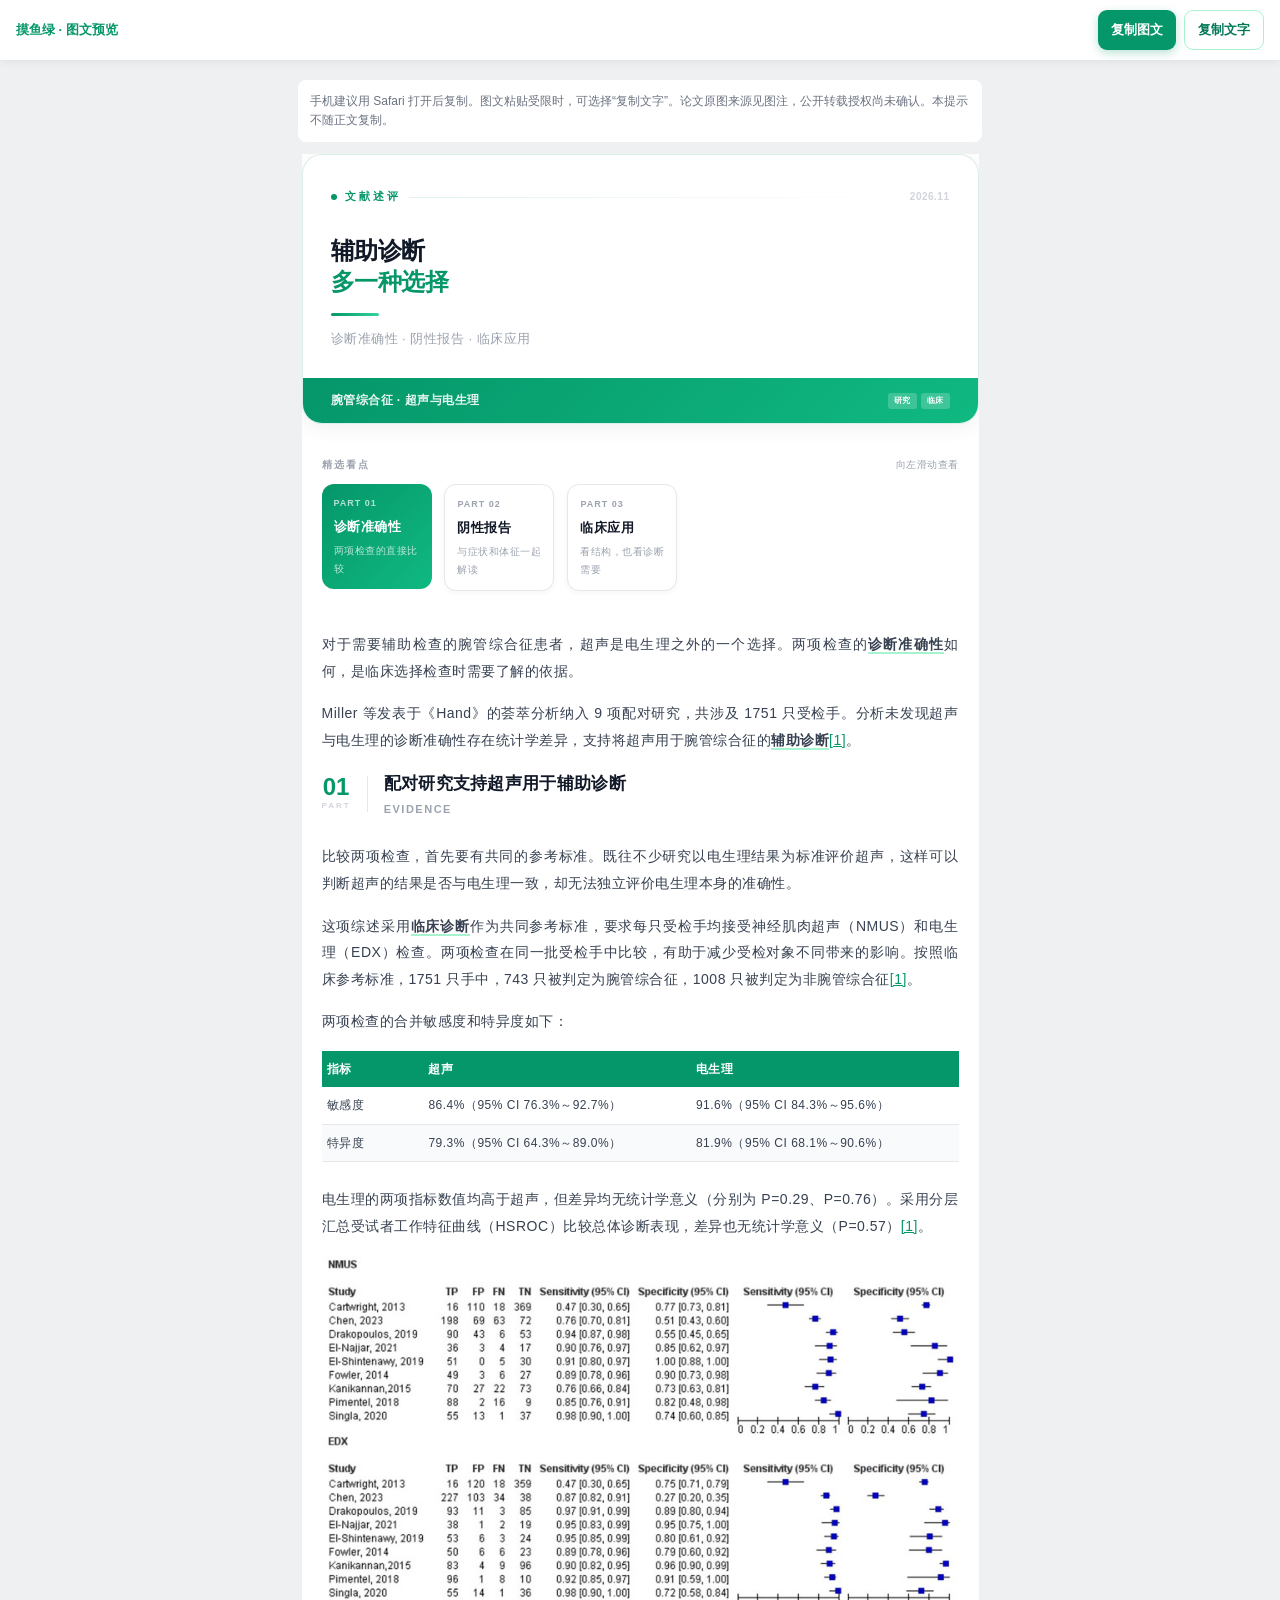
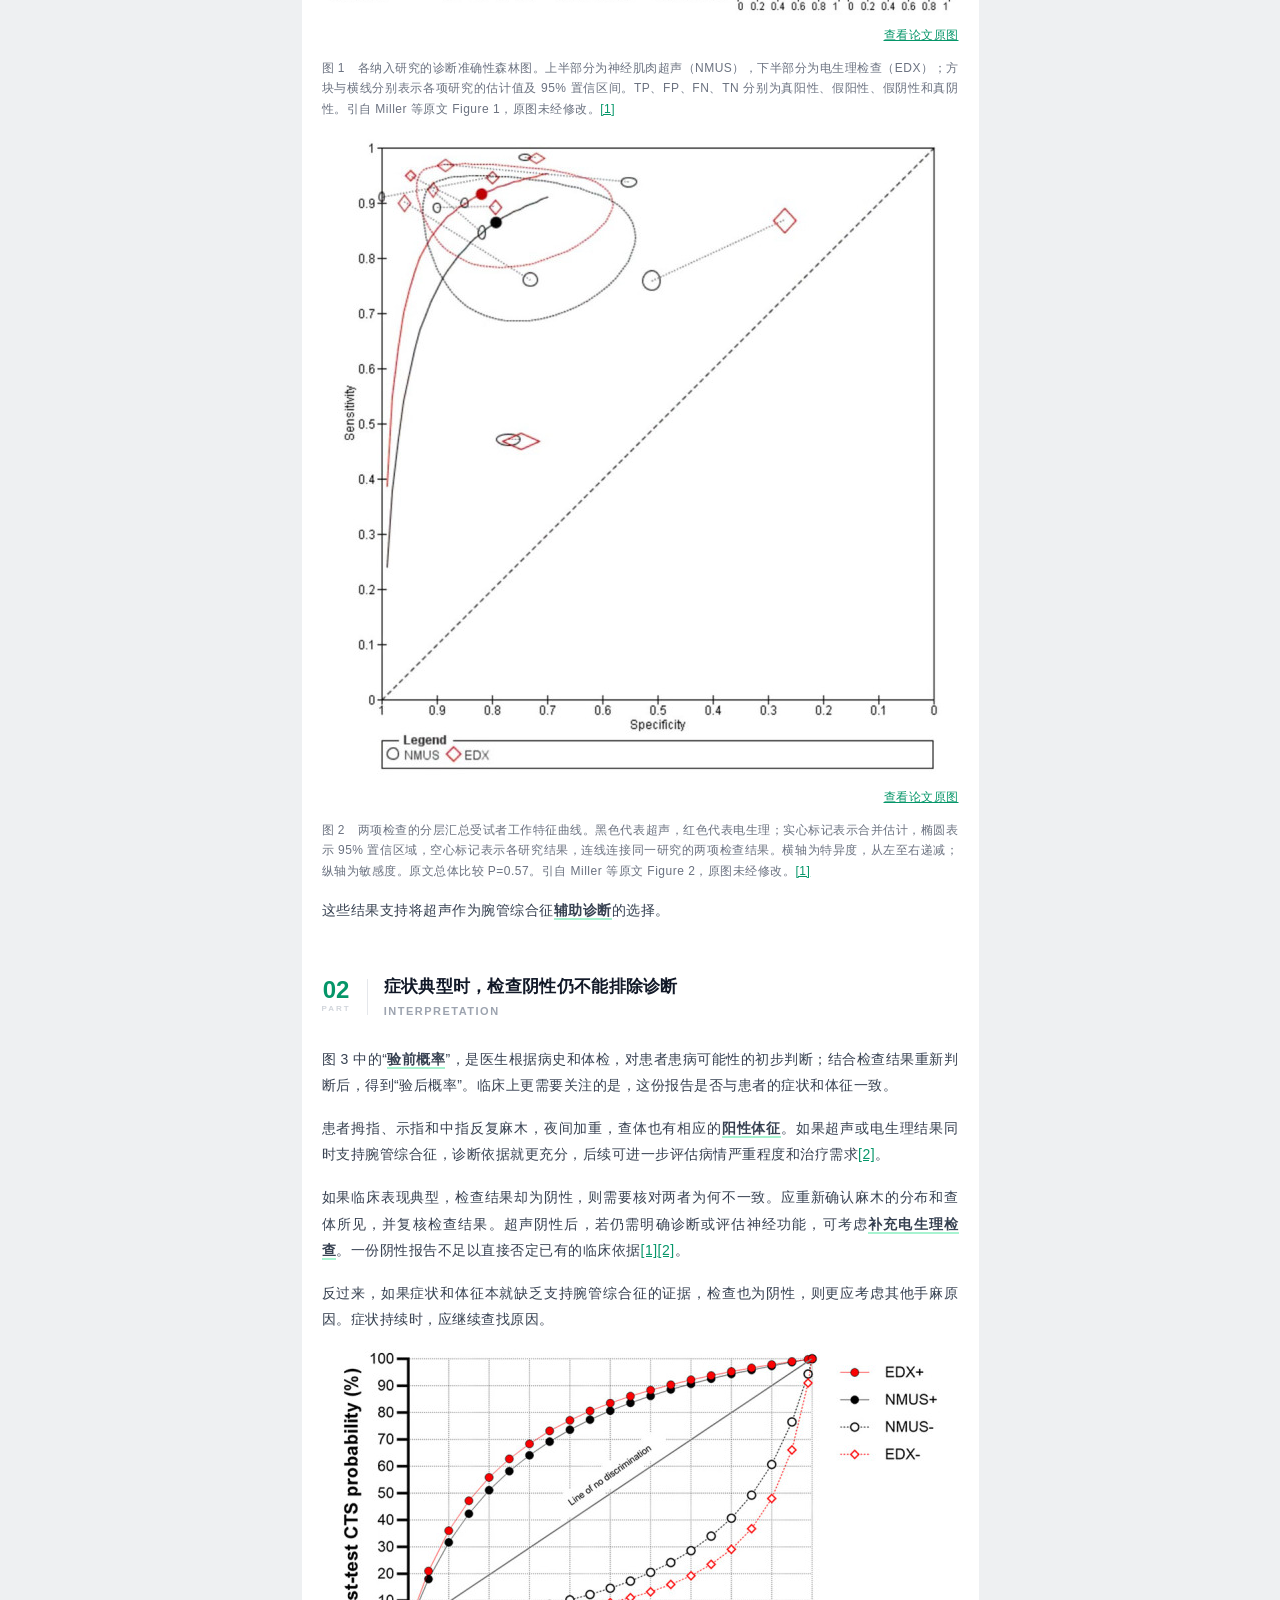
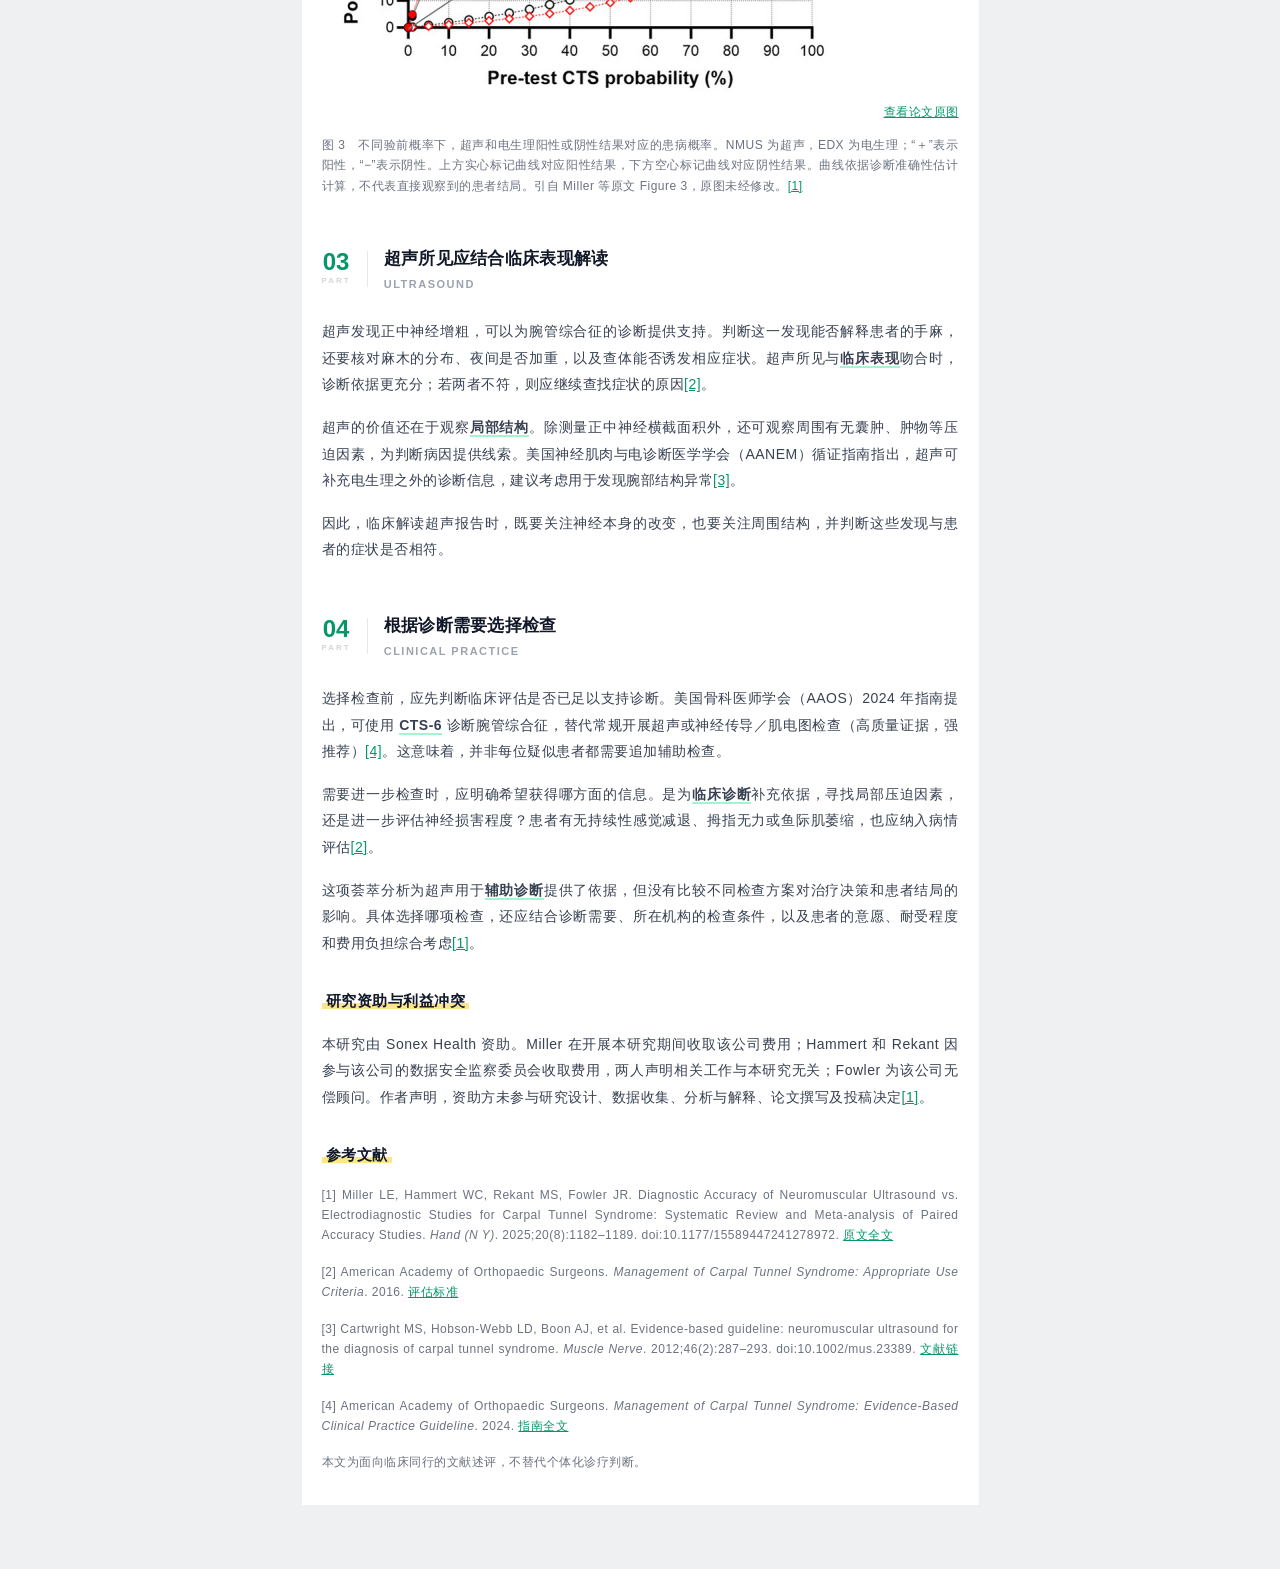
<file: index.html>
<!DOCTYPE html>
<html lang="zh-CN">
<head>
<meta charset="UTF-8">
<meta name="viewport" content="width=device-width, initial-scale=1">
<title>超声诊断腕管综合征，准确性与电生理相当吗？｜摸鱼绿图文版</title>
<style>
  body{margin:0;background:#eef0f2;font-family:-apple-system,BlinkMacSystemFont,'PingFang SC','Hiragino Sans GB','Microsoft YaHei',sans-serif;-webkit-text-size-adjust:100%;}
  .gzh-toolbar{position:fixed;top:0;left:0;right:0;height:54px;background:#ffffff;box-shadow:0 1px 10px rgba(0,0,0,.08);display:flex;align-items:center;justify-content:space-between;padding:0 16px;z-index:99;}
  .gzh-hint{font-size:13px;color:#6b7280;line-height:1.4;}
  .gzh-hint b{color:#111827;}
  .gzh-copy{background:#059669;color:#fff;border:0;border-radius:9px;padding:10px 20px;font-size:14px;font-weight:700;cursor:pointer;box-shadow:0 3px 10px rgba(5,150,105,.28);white-space:nowrap;transition:transform .08s,background .15s;}
  .gzh-copy:hover{background:#047857;}
  .gzh-copy:active{transform:translateY(1px);}
  .gzh-toast{position:fixed;top:66px;left:50%;transform:translateX(-50%);background:#111827;color:#fff;padding:11px 20px;border-radius:10px;font-size:14px;font-weight:600;opacity:0;pointer-events:none;transition:opacity .25s;z-index:100;box-shadow:0 6px 20px rgba(0,0,0,.25);max-width:88vw;text-align:center;}
  .gzh-toast.show{opacity:1;}
  .gzh-stage{max-width:700px;margin:78px auto 64px;padding:0 8px;}
  @media(max-width:520px){.gzh-hint{max-width:150px;}}
</style>
<meta name="robots" content="noindex,nofollow">
<meta name="description" content="腕管综合征文献述评，摸鱼绿图文排版预览，支持手机阅读与复制。">
<style>

*{box-sizing:border-box}
.gzh-toolbar{gap:12px;height:60px;padding:10px 16px}
.gzh-hint{max-width:none;font-size:13px;color:#059669;font-weight:600}
.copy-actions{display:flex;gap:8px;flex-shrink:0}
.gzh-copy,.plain-copy{font:600 13px -apple-system,BlinkMacSystemFont,"PingFang SC",sans-serif;padding:10px 13px;border-radius:9px;white-space:nowrap}
.plain-copy{background:#fff;color:#047857;border:1px solid #A7F3D0;cursor:pointer}
.gzh-stage{margin-top:80px}
.gzh-toast{font-size:13px;line-height:1.6;width:max-content;max-width:88vw;white-space:normal}
dialog{width:min(94vw,640px);border:1px solid #A7F3D0;border-radius:16px;padding:20px;color:#374151;box-shadow:0 12px 60px #11182733}
dialog::backdrop{background:#11182766}
dialog h2{font-size:18px;margin:0 0 10px;color:#047857}
dialog p,dialog a{font-size:13px;line-height:1.7}
dialog a{color:#059669}
dialog textarea{width:100%;height:46vh;font-size:16px;line-height:1.8;padding:12px;border:1px solid #D1D5DB;border-radius:8px;font-family:inherit}
.manual-actions{display:flex;gap:10px;margin:14px 0}
.manual-actions button{border:1px solid #A7F3D0;background:#ECFDF5;color:#047857;border-radius:8px;padding:9px 14px;font-size:14px}
@media(max-width:420px){.gzh-toolbar{padding:8px 10px;gap:6px}.gzh-hint{font-size:11px}.copy-actions{gap:6px}.gzh-copy,.plain-copy{padding:10px;font-size:12px}.gzh-stage{padding:0 5px}}

</style>
</head>
<body>
<div class="gzh-toolbar">
  <span class="gzh-hint">摸鱼绿 · 图文预览</span>
  <div class="copy-actions">
    <button class="gzh-copy" id="gzhCopyBtn" type="button" onclick="copyArticle()">复制图文</button>
    <button class="plain-copy" id="gzhPlainBtn" type="button" onclick="copyPlainText()">复制文字</button>
  </div>
</div>
<div class="gzh-toast" id="gzhToast"></div>
<div class="gzh-stage">
  <p style="font-size:12px;line-height:1.6;color:#6B7280;margin:0 0 12px;padding:12px;background:#fff;border-radius:8px;">手机建议用 Safari 打开后复制。图文粘贴受限时，可选择“复制文字”。论文原图来源见图注，公开转载授权尚未确认。本提示不随正文复制。</p>
<div id="gzh-content">
<section style="max-width:677px;margin:0 auto;background:#ffffff;font-family:-apple-system,BlinkMacSystemFont,'PingFang SC','Hiragino Sans GB','Microsoft YaHei',sans-serif;color:#374151;line-height:1.75;letter-spacing:0.5px;overflow-x:hidden;">

<section style="margin:0 0 32px;background:#fff;border:1.5px solid rgba(5,150,105,0.15);border-radius:20px;overflow:hidden;box-shadow:0 4px 20px rgba(0,0,0,0.06);width:100%;box-sizing:border-box;">
  <section style="padding:32px 28px 28px;">
    <section style="display:flex;align-items:center;gap:8px;margin-bottom:28px;">
      <span style="width:6px;height:6px;background:#059669;border-radius:50%;"><span leaf=""><br></span></span>
      <span style="font-size:11px;font-weight:700;letter-spacing:3px;color:#059669;"><span leaf="">文献述评</span></span>
      <section style="flex:1;height:1px;overflow:hidden;background:linear-gradient(to right,rgba(5,150,105,0.12),transparent);"><span leaf=""><br></span></section>
      <span style="font-size:10px;color:#D1D5DB;font-weight:600;"><span leaf="">2026.11</span></span>
    </section>
    <section>
      <p style="font-size:24px;font-weight:900;color:#111827;margin:0;line-height:1.3;letter-spacing:-0.5px;">
        <span leaf="">辅助诊断</span>
        <span style="color:#059669;"><span leaf=""></span></span>
      </p>
      <p style="font-size:24px;font-weight:900;color:#059669;margin:0 0 16px;line-height:1.3;letter-spacing:-0.5px;">
        <span leaf="">多一种选择</span>
      </p>
      <section style="width:48px;height:3px;background:linear-gradient(to right,#059669,#34D399);border-radius:2px;margin-bottom:12px;">
        <span leaf=""><br></span>
      </section>
      <p style="font-size:13px;color:#9CA3AF;margin:0;line-height:1.7;letter-spacing:0.5px;">
        <span leaf="">诊断准确性 · 阴性报告 · 临床应用</span>
      </p>
    </section>
  </section>
  <section style="background:linear-gradient(135deg,#059669,#10B981);padding:12px 28px;display:flex;align-items:center;justify-content:space-between;">
    <p style="font-size:12px;color:rgba(255,255,255,0.9);margin:0;font-weight:600;letter-spacing:0.5px;">
      <span leaf="">腕管综合征 · 超声与电生理</span>
    </p>
    <section style="display:flex;gap:4px;">
      <span style="background:rgba(255,255,255,0.2);padding:1px 6px;border-radius:3px;font-size:8px;color:#fff;font-weight:600;"><span leaf="">研究</span></span>
      <span style="background:rgba(255,255,255,0.2);padding:1px 6px;border-radius:3px;font-size:8px;color:#fff;font-weight:600;"><span leaf="">临床</span></span>
    </section>
  </section>
</section>
<section style="margin:0 20px 32px;">
  <section style="display:flex;align-items:center;justify-content:space-between;margin-bottom:10px;">
    <p style="font-size:10px;color:#9CA3AF;margin:0;text-transform:uppercase;letter-spacing:2px;font-weight:600;">
      <span leaf="">精选看点</span>
    </p>
    <p style="font-size:10px;color:#9CA3AF;margin:0;">
      <span leaf="">向左滑动查看</span>
    </p>
  </section>
  <section style="overflow-x:scroll;-webkit-overflow-scrolling:touch;white-space:nowrap;padding-bottom:8px;">
    <section style="display:inline-block;white-space:normal;vertical-align:top;width:110px;background:linear-gradient(135deg,#059669,#10B981);border-radius:12px;padding:12px;margin-right:8px;">
      <p style="font-size:9px;font-weight:700;color:rgba(255,255,255,0.7);letter-spacing:1px;margin:0 0 5px;">
        <span leaf="">PART 01</span>
      </p>
      <p style="font-size:13px;font-weight:800;color:#fff;margin:0 0 3px;">
        <span leaf="">诊断准确性</span>
      </p>
      <p style="font-size:10px;color:rgba(255,255,255,0.7);margin:0;">
        <span leaf="">两项检查的直接比较</span>
      </p>
    </section>
<section style="display:inline-block;white-space:normal;vertical-align:top;width:110px;background:#fff;border:1px solid #E5E7EB;border-radius:12px;padding:12px;margin-right:8px;box-shadow:0 2px 6px rgba(0,0,0,0.04);">
      <p style="font-size:9px;font-weight:700;color:#9CA3AF;letter-spacing:1px;margin:0 0 5px;">
        <span leaf="">PART 02</span>
      </p>
      <p style="font-size:13px;font-weight:800;color:#111827;margin:0 0 3px;">
        <span leaf="">阴性报告</span>
      </p>
      <p style="font-size:10px;color:#9CA3AF;margin:0;">
        <span leaf="">与症状和体征一起解读</span>
      </p>
    </section>
<section style="display:inline-block;white-space:normal;vertical-align:top;width:110px;background:#fff;border:1px solid #E5E7EB;border-radius:12px;padding:12px;margin-right:8px;box-shadow:0 2px 6px rgba(0,0,0,0.04);">
      <p style="font-size:9px;font-weight:700;color:#9CA3AF;letter-spacing:1px;margin:0 0 5px;">
        <span leaf="">PART 03</span>
      </p>
      <p style="font-size:13px;font-weight:800;color:#111827;margin:0 0 3px;">
        <span leaf="">临床应用</span>
      </p>
      <p style="font-size:10px;color:#9CA3AF;margin:0;">
        <span leaf="">看结构，也看诊断需要</span>
      </p>
    </section>
</section>
</section>
<section style="padding:0 20px;">
<p style="margin-bottom:16px;font-size:14px;line-height:1.9;text-align:justify;">
  <span leaf=""><span leaf="">对于需要辅助检查的腕管综合征患者，超声是电生理之外的一个选择。两项检查的</span><span style="border-bottom:2px solid #A7F3D0;font-weight:600;"><span leaf="">诊断准确性</span></span><span leaf="">如何，是临床选择检查时需要了解的依据。</span></span>
</p>
<p style="margin-bottom:16px;font-size:14px;line-height:1.9;text-align:justify;">
  <span leaf=""><span leaf="">Miller 等发表于《Hand》的荟萃分析纳入 9 项配对研究，共涉及 1751 只受检手。分析未发现超声与电生理的诊断准确性存在统计学差异，支持将超声用于腕管综合征的</span><span style="border-bottom:2px solid #A7F3D0;font-weight:600;"><span leaf="">辅助诊断</span></span><a href="https://pmc.ncbi.nlm.nih.gov/articles/PMC11559833/" style="color:#059669;text-decoration:underline;overflow-wrap:anywhere;"><span leaf="">[1]</span></a><span leaf="">。</span></span>
</p>
</section>
<section style="margin-top:16px;margin-bottom:32px;padding:0 20px;">
  <section style="display:flex;align-items:center;gap:16px;margin-bottom:24px;">
    <section style="text-align:center;flex-shrink:0;">
      <p style="margin:0;font-size:24px;font-weight:900;color:#059669;line-height:1;letter-spacing:0px;">
        <span leaf="">01</span>
      </p>
      <p style="margin:0;font-size:8px;font-weight:700;color:#D1D5DB;letter-spacing:2px;">
        <span leaf="">PART</span>
      </p>
    </section>
    <span style="width:1px;height:36px;background:#E5E7EB;flex-shrink:0;"><span leaf=""><br></span></span>
    <section>
      <p style="margin:0 0 1px;font-size:17px;font-weight:900;color:#111827;letter-spacing:0.3px;">
        <span leaf="">配对研究支持超声用于辅助诊断</span>
      </p>
      <p style="margin:0;font-size:11px;font-weight:600;color:#9CA3AF;letter-spacing:1.5px;">
        <span leaf="">EVIDENCE</span>
      </p>
    </section>
  </section>


<p style="margin-bottom:16px;font-size:14px;line-height:1.9;text-align:justify;">
  <span leaf=""><span leaf="">比较两项检查，首先要有共同的参考标准。既往不少研究以电生理结果为标准评价超声，这样可以判断超声的结果是否与电生理一致，却无法独立评价电生理本身的准确性。</span></span>
</p>
<p style="margin-bottom:16px;font-size:14px;line-height:1.9;text-align:justify;">
  <span leaf=""><span leaf="">这项综述采用</span><span style="border-bottom:2px solid #A7F3D0;font-weight:600;"><span leaf="">临床诊断</span></span><span leaf="">作为共同参考标准，要求每只受检手均接受神经肌肉超声（NMUS）和电生理（EDX）检查。两项检查在同一批受检手中比较，有助于减少受检对象不同带来的影响。按照临床参考标准，1751 只手中，743 只被判定为腕管综合征，1008 只被判定为非腕管综合征</span><a href="https://pmc.ncbi.nlm.nih.gov/articles/PMC11559833/" style="color:#059669;text-decoration:underline;overflow-wrap:anywhere;"><span leaf="">[1]</span></a><span leaf="">。</span></span>
</p>
<p style="margin-bottom:16px;font-size:14px;line-height:1.9;text-align:justify;">
  <span leaf=""><span leaf="">两项检查的合并敏感度和特异度如下：</span></span>
</p>
<section style="margin-bottom:24px;overflow-x:auto;">
  <table style="width:100%;border-collapse:collapse;font-size:12px;table-layout:fixed;line-height:1.7;">
    <thead>
      <tr>
        <th style="width:16%;background:#059669;color:#fff;font-weight:700;padding:8px 5px;overflow-wrap:anywhere;vertical-align:top;text-align:left;"><span leaf="">指标</span></th>
        <th style="width:42%;background:#059669;color:#fff;font-weight:700;padding:8px 5px;overflow-wrap:anywhere;vertical-align:top;text-align:left;"><span leaf="">超声</span></th>
        <th style="width:42%;background:#059669;color:#fff;font-weight:700;padding:8px 5px;overflow-wrap:anywhere;vertical-align:top;text-align:left;"><span leaf="">电生理</span></th>
      </tr>
    </thead>
    <tbody>
      <tr>
        <td style="padding:8px 5px;overflow-wrap:anywhere;vertical-align:top;border-bottom:1px solid #E5E7EB;color:#374151;"><span leaf="">敏感度</span></td>
        <td style="padding:8px 5px;overflow-wrap:anywhere;vertical-align:top;border-bottom:1px solid #E5E7EB;color:#374151;"><span leaf="">86.4%（95% CI 76.3%～92.7%）</span></td>
        <td style="padding:8px 5px;overflow-wrap:anywhere;vertical-align:top;border-bottom:1px solid #E5E7EB;color:#374151;"><span leaf="">91.6%（95% CI 84.3%～95.6%）</span></td>
      </tr>
      <tr>
        <td style="padding:8px 5px;overflow-wrap:anywhere;vertical-align:top;border-bottom:1px solid #E5E7EB;color:#374151;background:#F9FAFB;"><span leaf="">特异度</span></td>
        <td style="padding:8px 5px;overflow-wrap:anywhere;vertical-align:top;border-bottom:1px solid #E5E7EB;color:#374151;background:#F9FAFB;"><span leaf="">79.3%（95% CI 64.3%～89.0%）</span></td>
        <td style="padding:8px 5px;overflow-wrap:anywhere;vertical-align:top;border-bottom:1px solid #E5E7EB;color:#374151;background:#F9FAFB;"><span leaf="">81.9%（95% CI 68.1%～90.6%）</span></td>
      </tr>
    </tbody>
  </table>
</section>
<p style="margin-bottom:16px;font-size:14px;line-height:1.9;text-align:justify;">
  <span leaf=""><span leaf="">电生理的两项指标数值均高于超声，但差异均无统计学意义（分别为 P=0.29、P=0.76）。采用分层汇总受试者工作特征曲线（HSROC）比较总体诊断表现，差异也无统计学意义（P=0.57）</span><a href="https://pmc.ncbi.nlm.nih.gov/articles/PMC11559833/" style="color:#059669;text-decoration:underline;overflow-wrap:anywhere;"><span leaf="">[1]</span></a><span leaf="">。</span></span>
</p>
<section style="text-align:center;margin-bottom:10px;border-radius:12px;overflow:hidden;">
<span leaf=""><img alt="图1 超声与电生理诊断腕管综合征的森林图" src="[data-uri]" data-copy-src="https://cdn.ncbi.nlm.nih.gov/pmc/blobs/77ab/12575963/1fa85306c4c4/10.1177_15589447241278972-fig1.jpg" style="max-width:100%;height:auto;display:block;margin:0 auto;"></span>
</section>
<p style="font-size:12px;color:#6B7280;text-align:right;margin:0 0 10px;"><a href="https://cdn.ncbi.nlm.nih.gov/pmc/blobs/77ab/12575963/1fa85306c4c4/10.1177_15589447241278972-fig1.jpg" style="color:#059669;text-decoration:underline;"><span leaf="">查看论文原图</span></a></p>
<p style="margin-bottom:16px;font-size:12px;line-height:1.7;text-align:justify;color:#6B7280;overflow-wrap:anywhere;">
  <span leaf=""><span leaf="">图 1　各纳入研究的诊断准确性森林图。上半部分为神经肌肉超声（NMUS），下半部分为电生理检查（EDX）；方块与横线分别表示各项研究的估计值及 95% 置信区间。TP、FP、FN、TN 分别为真阳性、假阳性、假阴性和真阴性。引自 Miller 等原文 Figure 1，原图未经修改。</span><a href="https://pmc.ncbi.nlm.nih.gov/articles/PMC11559833/" style="color:#059669;text-decoration:underline;overflow-wrap:anywhere;"><span leaf="">[1]</span></a></span>
</p>
<section style="text-align:center;margin-bottom:10px;border-radius:12px;overflow:hidden;">
<span leaf=""><img alt="图2 超声与电生理的HSROC曲线" src="[data-uri]" data-copy-src="https://cdn.ncbi.nlm.nih.gov/pmc/blobs/77ab/12575963/00665bd6bb5f/10.1177_15589447241278972-fig2.jpg" style="max-width:100%;height:auto;display:block;margin:0 auto;"></span>
</section>
<p style="font-size:12px;color:#6B7280;text-align:right;margin:0 0 10px;"><a href="https://cdn.ncbi.nlm.nih.gov/pmc/blobs/77ab/12575963/00665bd6bb5f/10.1177_15589447241278972-fig2.jpg" style="color:#059669;text-decoration:underline;"><span leaf="">查看论文原图</span></a></p>
<p style="margin-bottom:16px;font-size:12px;line-height:1.7;text-align:justify;color:#6B7280;overflow-wrap:anywhere;">
  <span leaf=""><span leaf="">图 2　两项检查的分层汇总受试者工作特征曲线。黑色代表超声，红色代表电生理；实心标记表示合并估计，椭圆表示 95% 置信区域，空心标记表示各研究结果，连线连接同一研究的两项检查结果。横轴为特异度，从左至右递减；纵轴为敏感度。原文总体比较 P=0.57。引自 Miller 等原文 Figure 2，原图未经修改。</span><a href="https://pmc.ncbi.nlm.nih.gov/articles/PMC11559833/" style="color:#059669;text-decoration:underline;overflow-wrap:anywhere;"><span leaf="">[1]</span></a></span>
</p>
<p style="margin-bottom:16px;font-size:14px;line-height:1.9;text-align:justify;">
  <span leaf=""><span leaf="">这些结果支持将超声作为腕管综合征</span><span style="border-bottom:2px solid #A7F3D0;font-weight:600;"><span leaf="">辅助诊断</span></span><span leaf="">的选择。</span></span>
</p>
</section>
<section style="margin-top:48px;margin-bottom:32px;padding:0 20px;">
  <section style="display:flex;align-items:center;gap:16px;margin-bottom:24px;">
    <section style="text-align:center;flex-shrink:0;">
      <p style="margin:0;font-size:24px;font-weight:900;color:#059669;line-height:1;letter-spacing:0px;">
        <span leaf="">02</span>
      </p>
      <p style="margin:0;font-size:8px;font-weight:700;color:#D1D5DB;letter-spacing:2px;">
        <span leaf="">PART</span>
      </p>
    </section>
    <span style="width:1px;height:36px;background:#E5E7EB;flex-shrink:0;"><span leaf=""><br></span></span>
    <section>
      <p style="margin:0 0 1px;font-size:17px;font-weight:900;color:#111827;letter-spacing:0.3px;">
        <span leaf="">症状典型时，检查阴性仍不能排除诊断</span>
      </p>
      <p style="margin:0;font-size:11px;font-weight:600;color:#9CA3AF;letter-spacing:1.5px;">
        <span leaf="">INTERPRETATION</span>
      </p>
    </section>
  </section>


<p style="margin-bottom:16px;font-size:14px;line-height:1.9;text-align:justify;">
  <span leaf=""><span leaf="">图 3 中的“</span><span style="border-bottom:2px solid #A7F3D0;font-weight:600;"><span leaf="">验前概率</span></span><span leaf="">”，是医生根据病史和体检，对患者患病可能性的初步判断；结合检查结果重新判断后，得到“验后概率”。临床上更需要关注的是，这份报告是否与患者的症状和体征一致。</span></span>
</p>
<p style="margin-bottom:16px;font-size:14px;line-height:1.9;text-align:justify;">
  <span leaf=""><span leaf="">患者拇指、示指和中指反复麻木，夜间加重，查体也有相应的</span><span style="border-bottom:2px solid #A7F3D0;font-weight:600;"><span leaf="">阳性体征</span></span><span leaf="">。如果超声或电生理结果同时支持腕管综合征，诊断依据就更充分，后续可进一步评估病情严重程度和治疗需求</span><a href="https://www.aaos.org/ctsauc" style="color:#059669;text-decoration:underline;overflow-wrap:anywhere;"><span leaf="">[2]</span></a><span leaf="">。</span></span>
</p>
<p style="margin-bottom:16px;font-size:14px;line-height:1.9;text-align:justify;">
  <span leaf=""><span leaf="">如果临床表现典型，检查结果却为阴性，则需要核对两者为何不一致。应重新确认麻木的分布和查体所见，并复核检查结果。超声阴性后，若仍需明确诊断或评估神经功能，可考虑</span><span style="border-bottom:2px solid #A7F3D0;font-weight:600;"><span leaf="">补充电生理检查</span></span><span leaf="">。一份阴性报告不足以直接否定已有的临床依据</span><a href="https://pmc.ncbi.nlm.nih.gov/articles/PMC11559833/" style="color:#059669;text-decoration:underline;overflow-wrap:anywhere;"><span leaf="">[1]</span></a><a href="https://www.aaos.org/ctsauc" style="color:#059669;text-decoration:underline;overflow-wrap:anywhere;"><span leaf="">[2]</span></a><span leaf="">。</span></span>
</p>
<p style="margin-bottom:16px;font-size:14px;line-height:1.9;text-align:justify;">
  <span leaf=""><span leaf="">反过来，如果症状和体征本就缺乏支持腕管综合征的证据，检查也为阴性，则更应考虑其他手麻原因。症状持续时，应继续查找原因。</span></span>
</p>
<section style="text-align:center;margin-bottom:10px;border-radius:12px;overflow:hidden;">
<span leaf=""><img alt="图3 不同验前概率下的验后概率" src="[data-uri]" data-copy-src="https://cdn.ncbi.nlm.nih.gov/pmc/blobs/77ab/12575963/cd5685bee46d/10.1177_15589447241278972-fig3.jpg" style="max-width:100%;height:auto;display:block;margin:0 auto;"></span>
</section>
<p style="font-size:12px;color:#6B7280;text-align:right;margin:0 0 10px;"><a href="https://cdn.ncbi.nlm.nih.gov/pmc/blobs/77ab/12575963/cd5685bee46d/10.1177_15589447241278972-fig3.jpg" style="color:#059669;text-decoration:underline;"><span leaf="">查看论文原图</span></a></p>
<p style="margin-bottom:16px;font-size:12px;line-height:1.7;text-align:justify;color:#6B7280;overflow-wrap:anywhere;">
  <span leaf=""><span leaf="">图 3　不同验前概率下，超声和电生理阳性或阴性结果对应的患病概率。NMUS 为超声，EDX 为电生理；“＋”表示阳性，“−”表示阴性。上方实心标记曲线对应阳性结果，下方空心标记曲线对应阴性结果。曲线依据诊断准确性估计计算，不代表直接观察到的患者结局。引自 Miller 等原文 Figure 3，原图未经修改。</span><a href="https://pmc.ncbi.nlm.nih.gov/articles/PMC11559833/" style="color:#059669;text-decoration:underline;overflow-wrap:anywhere;"><span leaf="">[1]</span></a></span>
</p>
</section>
<section style="margin-top:48px;margin-bottom:32px;padding:0 20px;">
  <section style="display:flex;align-items:center;gap:16px;margin-bottom:24px;">
    <section style="text-align:center;flex-shrink:0;">
      <p style="margin:0;font-size:24px;font-weight:900;color:#059669;line-height:1;letter-spacing:0px;">
        <span leaf="">03</span>
      </p>
      <p style="margin:0;font-size:8px;font-weight:700;color:#D1D5DB;letter-spacing:2px;">
        <span leaf="">PART</span>
      </p>
    </section>
    <span style="width:1px;height:36px;background:#E5E7EB;flex-shrink:0;"><span leaf=""><br></span></span>
    <section>
      <p style="margin:0 0 1px;font-size:17px;font-weight:900;color:#111827;letter-spacing:0.3px;">
        <span leaf="">超声所见应结合临床表现解读</span>
      </p>
      <p style="margin:0;font-size:11px;font-weight:600;color:#9CA3AF;letter-spacing:1.5px;">
        <span leaf="">ULTRASOUND</span>
      </p>
    </section>
  </section>


<p style="margin-bottom:16px;font-size:14px;line-height:1.9;text-align:justify;">
  <span leaf=""><span leaf="">超声发现正中神经增粗，可以为腕管综合征的诊断提供支持。判断这一发现能否解释患者的手麻，还要核对麻木的分布、夜间是否加重，以及查体能否诱发相应症状。超声所见与</span><span style="border-bottom:2px solid #A7F3D0;font-weight:600;"><span leaf="">临床表现</span></span><span leaf="">吻合时，诊断依据更充分；若两者不符，则应继续查找症状的原因</span><a href="https://www.aaos.org/ctsauc" style="color:#059669;text-decoration:underline;overflow-wrap:anywhere;"><span leaf="">[2]</span></a><span leaf="">。</span></span>
</p>
<p style="margin-bottom:16px;font-size:14px;line-height:1.9;text-align:justify;">
  <span leaf=""><span leaf="">超声的价值还在于观察</span><span style="border-bottom:2px solid #A7F3D0;font-weight:600;"><span leaf="">局部结构</span></span><span leaf="">。除测量正中神经横截面积外，还可观察周围有无囊肿、肿物等压迫因素，为判断病因提供线索。美国神经肌肉与电诊断医学学会（AANEM）循证指南指出，超声可补充电生理之外的诊断信息，建议考虑用于发现腕部结构异常</span><a href="https://doi.org/10.1002/mus.23389" style="color:#059669;text-decoration:underline;overflow-wrap:anywhere;"><span leaf="">[3]</span></a><span leaf="">。</span></span>
</p>
<p style="margin-bottom:16px;font-size:14px;line-height:1.9;text-align:justify;">
  <span leaf=""><span leaf="">因此，临床解读超声报告时，既要关注神经本身的改变，也要关注周围结构，并判断这些发现与患者的症状是否相符。</span></span>
</p>
</section>
<section style="margin-top:48px;margin-bottom:32px;padding:0 20px;">
  <section style="display:flex;align-items:center;gap:16px;margin-bottom:24px;">
    <section style="text-align:center;flex-shrink:0;">
      <p style="margin:0;font-size:24px;font-weight:900;color:#059669;line-height:1;letter-spacing:0px;">
        <span leaf="">04</span>
      </p>
      <p style="margin:0;font-size:8px;font-weight:700;color:#D1D5DB;letter-spacing:2px;">
        <span leaf="">PART</span>
      </p>
    </section>
    <span style="width:1px;height:36px;background:#E5E7EB;flex-shrink:0;"><span leaf=""><br></span></span>
    <section>
      <p style="margin:0 0 1px;font-size:17px;font-weight:900;color:#111827;letter-spacing:0.3px;">
        <span leaf="">根据诊断需要选择检查</span>
      </p>
      <p style="margin:0;font-size:11px;font-weight:600;color:#9CA3AF;letter-spacing:1.5px;">
        <span leaf="">CLINICAL PRACTICE</span>
      </p>
    </section>
  </section>


<p style="margin-bottom:16px;font-size:14px;line-height:1.9;text-align:justify;">
  <span leaf=""><span leaf="">选择检查前，应先判断临床评估是否已足以支持诊断。美国骨科医师学会（AAOS）2024 年指南提出，可使用 </span><span style="border-bottom:2px solid #A7F3D0;font-weight:600;"><span leaf="">CTS-6</span></span><span leaf=""> 诊断腕管综合征，替代常规开展超声或神经传导／肌电图检查（高质量证据，强推荐）</span><a href="https://www.aaos.org/globalassets/quality-and-practice-resources/carpal-tunnel/carpal-tunnel-2024/cts-cpg.pdf" style="color:#059669;text-decoration:underline;overflow-wrap:anywhere;"><span leaf="">[4]</span></a><span leaf="">。这意味着，并非每位疑似患者都需要追加辅助检查。</span></span>
</p>
<p style="margin-bottom:16px;font-size:14px;line-height:1.9;text-align:justify;">
  <span leaf=""><span leaf="">需要进一步检查时，应明确希望获得哪方面的信息。是为</span><span style="border-bottom:2px solid #A7F3D0;font-weight:600;"><span leaf="">临床诊断</span></span><span leaf="">补充依据，寻找局部压迫因素，还是进一步评估神经损害程度？患者有无持续性感觉减退、拇指无力或鱼际肌萎缩，也应纳入病情评估</span><a href="https://www.aaos.org/ctsauc" style="color:#059669;text-decoration:underline;overflow-wrap:anywhere;"><span leaf="">[2]</span></a><span leaf="">。</span></span>
</p>
<p style="margin-bottom:16px;font-size:14px;line-height:1.9;text-align:justify;">
  <span leaf=""><span leaf="">这项荟萃分析为超声用于</span><span style="border-bottom:2px solid #A7F3D0;font-weight:600;"><span leaf="">辅助诊断</span></span><span leaf="">提供了依据，但没有比较不同检查方案对治疗决策和患者结局的影响。具体选择哪项检查，还应结合诊断需要、所在机构的检查条件，以及患者的意愿、耐受程度和费用负担综合考虑</span><a href="https://pmc.ncbi.nlm.nih.gov/articles/PMC11559833/" style="color:#059669;text-decoration:underline;overflow-wrap:anywhere;"><span leaf="">[1]</span></a><span leaf="">。</span></span>
</p>
<p style="font-size:15px;font-weight:900;color:#111827;margin-top:32px;margin-bottom:16px;">
  <span style="background:linear-gradient(180deg,transparent 65%,#FDE68A 65%);padding:0 4px;"><span leaf="">研究资助与利益冲突</span></span>
</p>
<p style="margin-bottom:16px;font-size:14px;line-height:1.9;text-align:justify;">
  <span leaf=""><span leaf="">本研究由 Sonex Health 资助。Miller 在开展本研究期间收取该公司费用；Hammert 和 Rekant 因参与该公司的数据安全监察委员会收取费用，两人声明相关工作与本研究无关；Fowler 为该公司无偿顾问。作者声明，资助方未参与研究设计、数据收集、分析与解释、论文撰写及投稿决定</span><a href="https://pmc.ncbi.nlm.nih.gov/articles/PMC11559833/" style="color:#059669;text-decoration:underline;overflow-wrap:anywhere;"><span leaf="">[1]</span></a><span leaf="">。</span></span>
</p>
<p style="font-size:15px;font-weight:900;color:#111827;margin-top:32px;margin-bottom:16px;">
  <span style="background:linear-gradient(180deg,transparent 65%,#FDE68A 65%);padding:0 4px;"><span leaf="">参考文献</span></span>
</p>
<p style="margin-bottom:16px;font-size:12px;line-height:1.7;text-align:justify;color:#6B7280;overflow-wrap:anywhere;">
  <span leaf=""><span leaf="">[1] Miller LE, Hammert WC, Rekant MS, Fowler JR. Diagnostic Accuracy of Neuromuscular Ultrasound vs. Electrodiagnostic Studies for Carpal Tunnel Syndrome: Systematic Review and Meta-analysis of Paired Accuracy Studies. </span><em><span leaf="">Hand (N Y)</span></em><span leaf="">. 2025;20(8):1182–1189. doi:10.1177/15589447241278972. </span><a href="https://pmc.ncbi.nlm.nih.gov/articles/PMC11559833/" style="color:#059669;text-decoration:underline;overflow-wrap:anywhere;"><span leaf="">原文全文</span></a></span>
</p>
<p style="margin-bottom:16px;font-size:12px;line-height:1.7;text-align:justify;color:#6B7280;overflow-wrap:anywhere;">
  <span leaf=""><span leaf="">[2] American Academy of Orthopaedic Surgeons. </span><em><span leaf="">Management of Carpal Tunnel Syndrome: Appropriate Use Criteria</span></em><span leaf="">. 2016. </span><a href="https://www.aaos.org/ctsauc" style="color:#059669;text-decoration:underline;overflow-wrap:anywhere;"><span leaf="">评估标准</span></a></span>
</p>
<p style="margin-bottom:16px;font-size:12px;line-height:1.7;text-align:justify;color:#6B7280;overflow-wrap:anywhere;">
  <span leaf=""><span leaf="">[3] Cartwright MS, Hobson-Webb LD, Boon AJ, et al. Evidence-based guideline: neuromuscular ultrasound for the diagnosis of carpal tunnel syndrome. </span><em><span leaf="">Muscle Nerve</span></em><span leaf="">. 2012;46(2):287–293. doi:10.1002/mus.23389. </span><a href="https://doi.org/10.1002/mus.23389" style="color:#059669;text-decoration:underline;overflow-wrap:anywhere;"><span leaf="">文献链接</span></a></span>
</p>
<p style="margin-bottom:16px;font-size:12px;line-height:1.7;text-align:justify;color:#6B7280;overflow-wrap:anywhere;">
  <span leaf=""><span leaf="">[4] American Academy of Orthopaedic Surgeons. </span><em><span leaf="">Management of Carpal Tunnel Syndrome: Evidence-Based Clinical Practice Guideline</span></em><span leaf="">. 2024. </span><a href="https://www.aaos.org/globalassets/quality-and-practice-resources/carpal-tunnel/carpal-tunnel-2024/cts-cpg.pdf" style="color:#059669;text-decoration:underline;overflow-wrap:anywhere;"><span leaf="">指南全文</span></a></span>
</p>
<p style="margin-bottom:16px;font-size:12px;line-height:1.7;text-align:justify;color:#6B7280;overflow-wrap:anywhere;">
  <span leaf=""><span leaf="">本文为面向临床同行的文献述评，不替代个体化诊疗判断。</span></span>
</p>
</section>

</section>
  </div>
</div>

<dialog id="manualCopy" aria-labelledby="manualTitle">
  <h2 id="manualTitle">手动复制文字</h2>
  <p>长按下方文字，选择全选后复制。此方式只保留文字。</p>
  <textarea id="manualText" readonly aria-label="文章纯文字"></textarea>
  <div class="manual-actions"><button type="button" onclick="selectManualText()">全选文字</button><button type="button" onclick="closeManualCopy()">关闭</button></div>
  <a href="./article.txt" download="腕管综合征正文.txt">下载纯文字文件</a>
</dialog>
<script>
'use strict';
const ARTICLE_TEXT = "超声诊断腕管综合征，准确性与电生理相当吗？\n\n对于需要辅助检查的腕管综合征患者，超声是电生理之外的一个选择。两项检查的诊断准确性如何，是临床选择检查时需要了解的依据。\n\nMiller 等发表于《Hand》的荟萃分析纳入 9 项配对研究，共涉及 1751 只受检手。分析未发现超声与电生理的诊断准确性存在统计学差异，支持将超声用于腕管综合征的辅助诊断[1]。\n\n01 配对研究支持超声用于辅助诊断\n\n比较两项检查，首先要有共同的参考标准。既往不少研究以电生理结果为标准评价超声，这样可以判断超声的结果是否与电生理一致，却无法独立评价电生理本身的准确性。\n\n这项综述采用临床诊断作为共同参考标准，要求每只受检手均接受神经肌肉超声（NMUS）和电生理（EDX）检查。两项检查在同一批受检手中比较，有助于减少受检对象不同带来的影响。按照临床参考标准，1751 只手中，743 只被判定为腕管综合征，1008 只被判定为非腕管综合征[1]。\n\n两项检查的合并敏感度和特异度如下：\n\n指标　｜　超声　｜　电生理\n敏感度　｜　86.4%（95% CI 76.3%～92.7%）　｜　91.6%（95% CI 84.3%～95.6%）\n特异度　｜　79.3%（95% CI 64.3%～89.0%）　｜　81.9%（95% CI 68.1%～90.6%）\n\n电生理的两项指标数值均高于超声，但差异均无统计学意义（分别为 P=0.29、P=0.76）。采用分层汇总受试者工作特征曲线（HSROC）比较总体诊断表现，差异也无统计学意义（P=0.57）[1]。\n\n\n图 1　各纳入研究的诊断准确性森林图。上半部分为神经肌肉超声（NMUS），下半部分为电生理检查（EDX）；方块与横线分别表示各项研究的估计值及 95% 置信区间。TP、FP、FN、TN 分别为真阳性、假阳性、假阴性和真阴性。引自 Miller 等原文 Figure 1，原图未经修改。[1]\n\n\n图 2　两项检查的分层汇总受试者工作特征曲线。黑色代表超声，红色代表电生理；实心标记表示合并估计，椭圆表示 95% 置信区域，空心标记表示各研究结果，连线连接同一研究的两项检查结果。横轴为特异度，从左至右递减；纵轴为敏感度。原文总体比较 P=0.57。引自 Miller 等原文 Figure 2，原图未经修改。[1]\n\n这些结果支持将超声作为腕管综合征辅助诊断的选择。\n\n02 症状典型时，检查阴性仍不能排除诊断\n\n图 3 中的“验前概率”，是医生根据病史和体检，对患者患病可能性的初步判断；结合检查结果重新判断后，得到“验后概率”。临床上更需要关注的是，这份报告是否与患者的症状和体征一致。\n\n患者拇指、示指和中指反复麻木，夜间加重，查体也有相应的阳性体征。如果超声或电生理结果同时支持腕管综合征，诊断依据就更充分，后续可进一步评估病情严重程度和治疗需求[2]。\n\n如果临床表现典型，检查结果却为阴性，则需要核对两者为何不一致。应重新确认麻木的分布和查体所见，并复核检查结果。超声阴性后，若仍需明确诊断或评估神经功能，可考虑补充电生理检查。一份阴性报告不足以直接否定已有的临床依据[1][2]。\n\n反过来，如果症状和体征本就缺乏支持腕管综合征的证据，检查也为阴性，则更应考虑其他手麻原因。症状持续时，应继续查找原因。\n\n\n图 3　不同验前概率下，超声和电生理阳性或阴性结果对应的患病概率。NMUS 为超声，EDX 为电生理；“＋”表示阳性，“−”表示阴性。上方实心标记曲线对应阳性结果，下方空心标记曲线对应阴性结果。曲线依据诊断准确性估计计算，不代表直接观察到的患者结局。引自 Miller 等原文 Figure 3，原图未经修改。[1]\n\n03 超声所见应结合临床表现解读\n\n超声发现正中神经增粗，可以为腕管综合征的诊断提供支持。判断这一发现能否解释患者的手麻，还要核对麻木的分布、夜间是否加重，以及查体能否诱发相应症状。超声所见与临床表现吻合时，诊断依据更充分；若两者不符，则应继续查找症状的原因[2]。\n\n超声的价值还在于观察局部结构。除测量正中神经横截面积外，还可观察周围有无囊肿、肿物等压迫因素，为判断病因提供线索。美国神经肌肉与电诊断医学学会（AANEM）循证指南指出，超声可补充电生理之外的诊断信息，建议考虑用于发现腕部结构异常[3]。\n\n因此，临床解读超声报告时，既要关注神经本身的改变，也要关注周围结构，并判断这些发现与患者的症状是否相符。\n\n04 根据诊断需要选择检查\n\n选择检查前，应先判断临床评估是否已足以支持诊断。美国骨科医师学会（AAOS）2024 年指南提出，可使用 CTS-6 诊断腕管综合征，替代常规开展超声或神经传导／肌电图检查（高质量证据，强推荐）[4]。这意味着，并非每位疑似患者都需要追加辅助检查。\n\n需要进一步检查时，应明确希望获得哪方面的信息。是为临床诊断补充依据，寻找局部压迫因素，还是进一步评估神经损害程度？患者有无持续性感觉减退、拇指无力或鱼际肌萎缩，也应纳入病情评估[2]。\n\n这项荟萃分析为超声用于辅助诊断提供了依据，但没有比较不同检查方案对治疗决策和患者结局的影响。具体选择哪项检查，还应结合诊断需要、所在机构的检查条件，以及患者的意愿、耐受程度和费用负担综合考虑[1]。\n\n研究资助与利益冲突\n\n本研究由 Sonex Health 资助。Miller 在开展本研究期间收取该公司费用；Hammert 和 Rekant 因参与该公司的数据安全监察委员会收取费用，两人声明相关工作与本研究无关；Fowler 为该公司无偿顾问。作者声明，资助方未参与研究设计、数据收集、分析与解释、论文撰写及投稿决定[1]。\n\n参考文献\n\n[1] Miller LE, Hammert WC, Rekant MS, Fowler JR. Diagnostic Accuracy of Neuromuscular Ultrasound vs. Electrodiagnostic Studies for Carpal Tunnel Syndrome: Systematic Review and Meta-analysis of Paired Accuracy Studies. Hand (N Y). 2025;20(8):1182–1189. doi:10.1177/15589447241278972. 原文全文：https://pmc.ncbi.nlm.nih.gov/articles/PMC11559833/\n\n[2] American Academy of Orthopaedic Surgeons. *Management of Carpal Tunnel Syndrome: Appropriate Use Criteria*. 2016. 评估标准：https://www.aaos.org/ctsauc\n\n[3] Cartwright MS, Hobson-Webb LD, Boon AJ, et al. Evidence-based guideline: neuromuscular ultrasound for the diagnosis of carpal tunnel syndrome. Muscle Nerve. 2012;46(2):287–293. doi:10.1002/mus.23389. 文献链接：https://doi.org/10.1002/mus.23389\n\n[4] American Academy of Orthopaedic Surgeons. *Management of Carpal Tunnel Syndrome: Evidence-Based Clinical Practice Guideline*. 2024. 指南全文：https://www.aaos.org/globalassets/quality-and-practice-resources/carpal-tunnel/carpal-tunnel-2024/cts-cpg.pdf\n\n本文为面向临床同行的文献述评，不替代个体化诊疗判断。";
function toast(message){
  const item=document.getElementById('gzhToast');
  item.textContent=message;item.classList.add('show');
  clearTimeout(item._timer);item._timer=setTimeout(()=>item.classList.remove('show'),4500);
}
function legacyCopy(htmlText,plainText){
  let copied=false;
  function handle(event){
    if(!event.clipboardData)return;
    event.preventDefault();
    if(htmlText)event.clipboardData.setData('text/html',htmlText);
    event.clipboardData.setData('text/plain',plainText);
    copied=true;
  }
  const field=document.createElement('textarea');
  field.value=plainText;field.style.cssText='position:fixed;top:0;left:0;width:1px;height:1px;opacity:0;font-size:16px';
  document.body.appendChild(field);field.focus();field.select();field.setSelectionRange(0,field.value.length);
  document.addEventListener('copy',handle);
  let completed=false;
  try{completed=document.execCommand('copy')}catch(error){}
  document.removeEventListener('copy',handle);field.remove();
  return completed&&copied;
}
async function copyArticle(){
  const content=document.getElementById('gzh-content').cloneNode(true);
  content.querySelectorAll('img').forEach(image=>{image.src=new URL(image.getAttribute('data-copy-src')||image.getAttribute('src'),location.href).href;image.removeAttribute('data-copy-src')});
  content.querySelectorAll('a[href]').forEach(link=>link.href=new URL(link.getAttribute('href'),location.href).href);
  const formatted=content.innerHTML;
  let copied=false;
  if(navigator.clipboard&&window.ClipboardItem){
    try{
      await navigator.clipboard.write([new ClipboardItem({'text/html':new Blob([formatted],{type:'text/html'}),'text/plain':new Blob([ARTICLE_TEXT],{type:'text/plain'})})]);
      copied=true;
    }catch(error){}
  }
  if(!copied)copied=legacyCopy(formatted,ARTICLE_TEXT);
  if(copied)toast('已复制到本机剪贴板，请前往公众号正文粘贴。');
  else toast('浏览器未允许复制图文，请用 Safari 打开重试，或选择“复制文字”。');
}
async function copyPlainText(){
  let copied=false;
  if(navigator.clipboard){try{await navigator.clipboard.writeText(ARTICLE_TEXT);copied=true}catch(error){}}
  if(!copied)copied=legacyCopy(null,ARTICLE_TEXT);
  if(copied){toast('已复制纯文字，不包含图片和排版。');return}
  const field=document.getElementById('manualText');field.value=ARTICLE_TEXT;
  const dialog=document.getElementById('manualCopy');
  if(dialog.showModal)dialog.showModal();else dialog.setAttribute('open','');
  toast('请长按文字全选复制。');
}
function selectManualText(){const field=document.getElementById('manualText');field.focus();field.select();field.setSelectionRange(0,field.value.length)}
function closeManualCopy(){const dialog=document.getElementById('manualCopy');if(dialog.close)dialog.close();else dialog.removeAttribute('open')}

</script>
</body>
</html>
</file>
